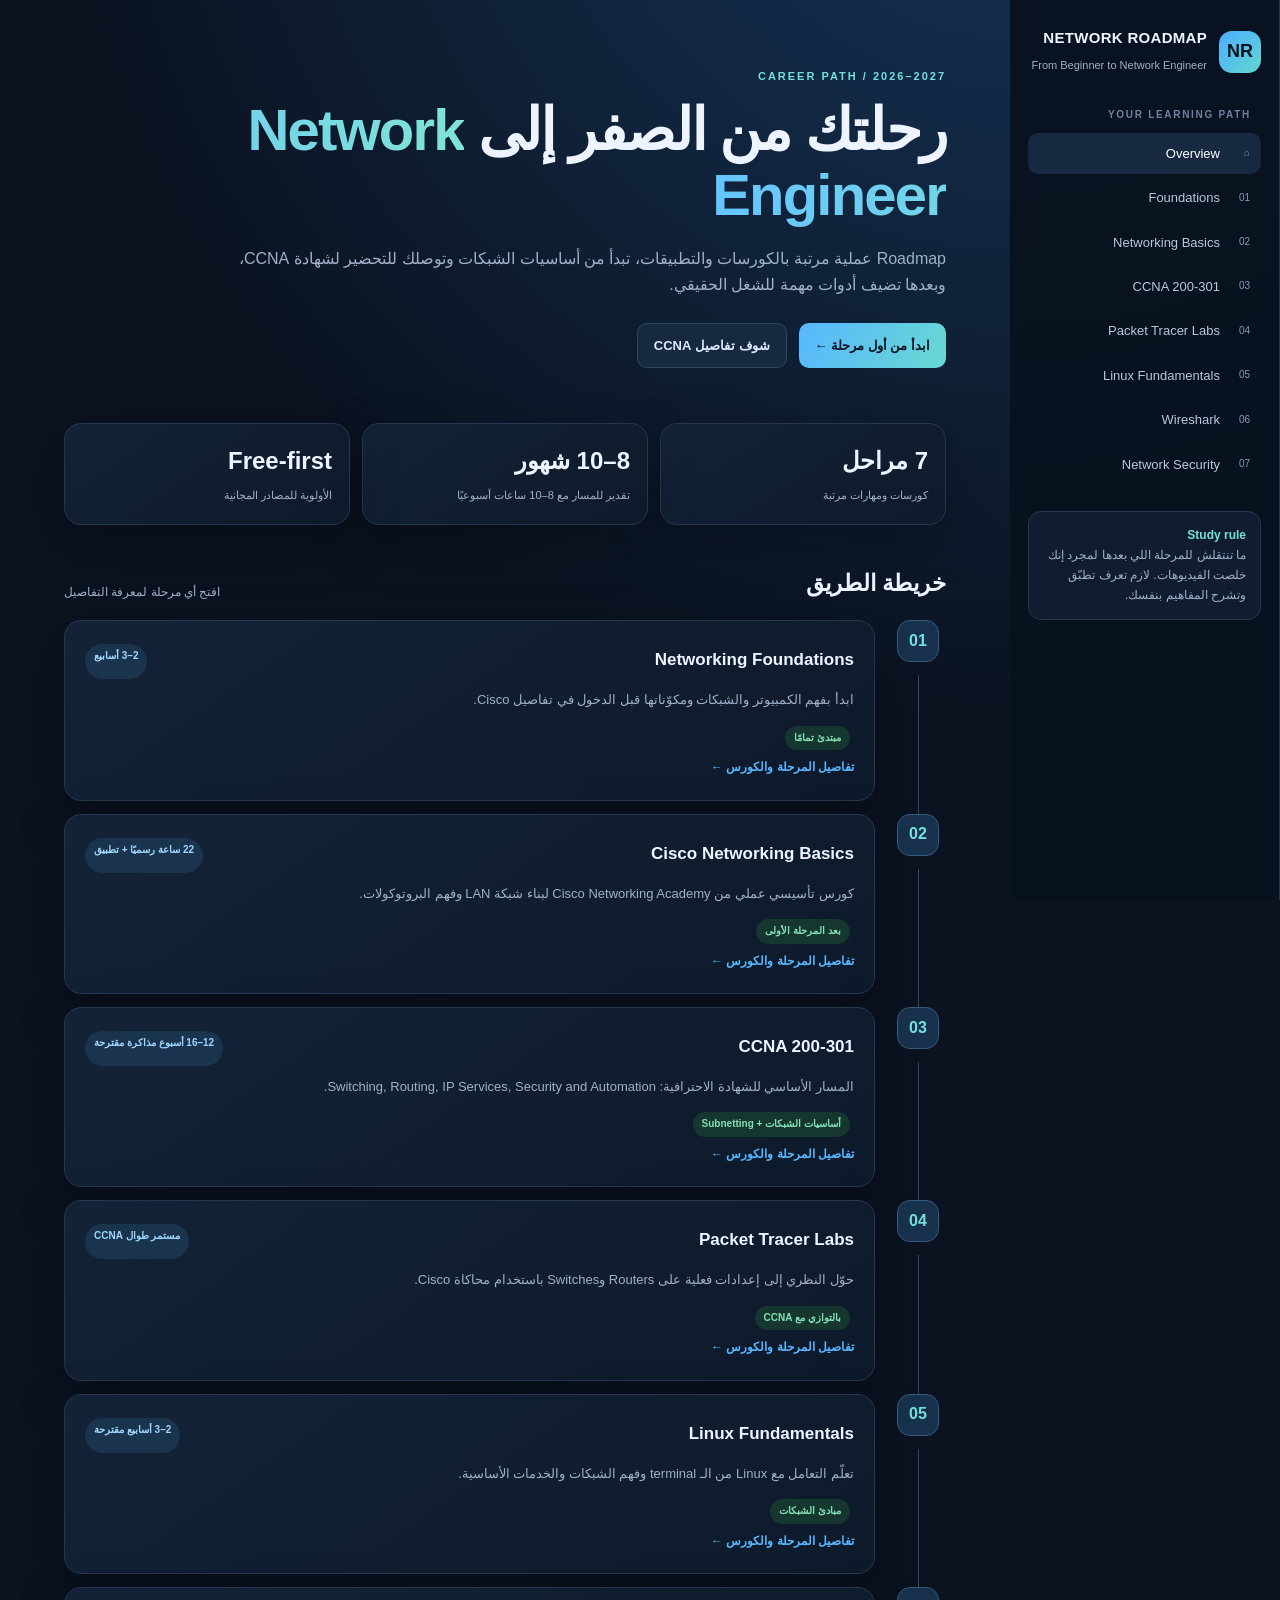
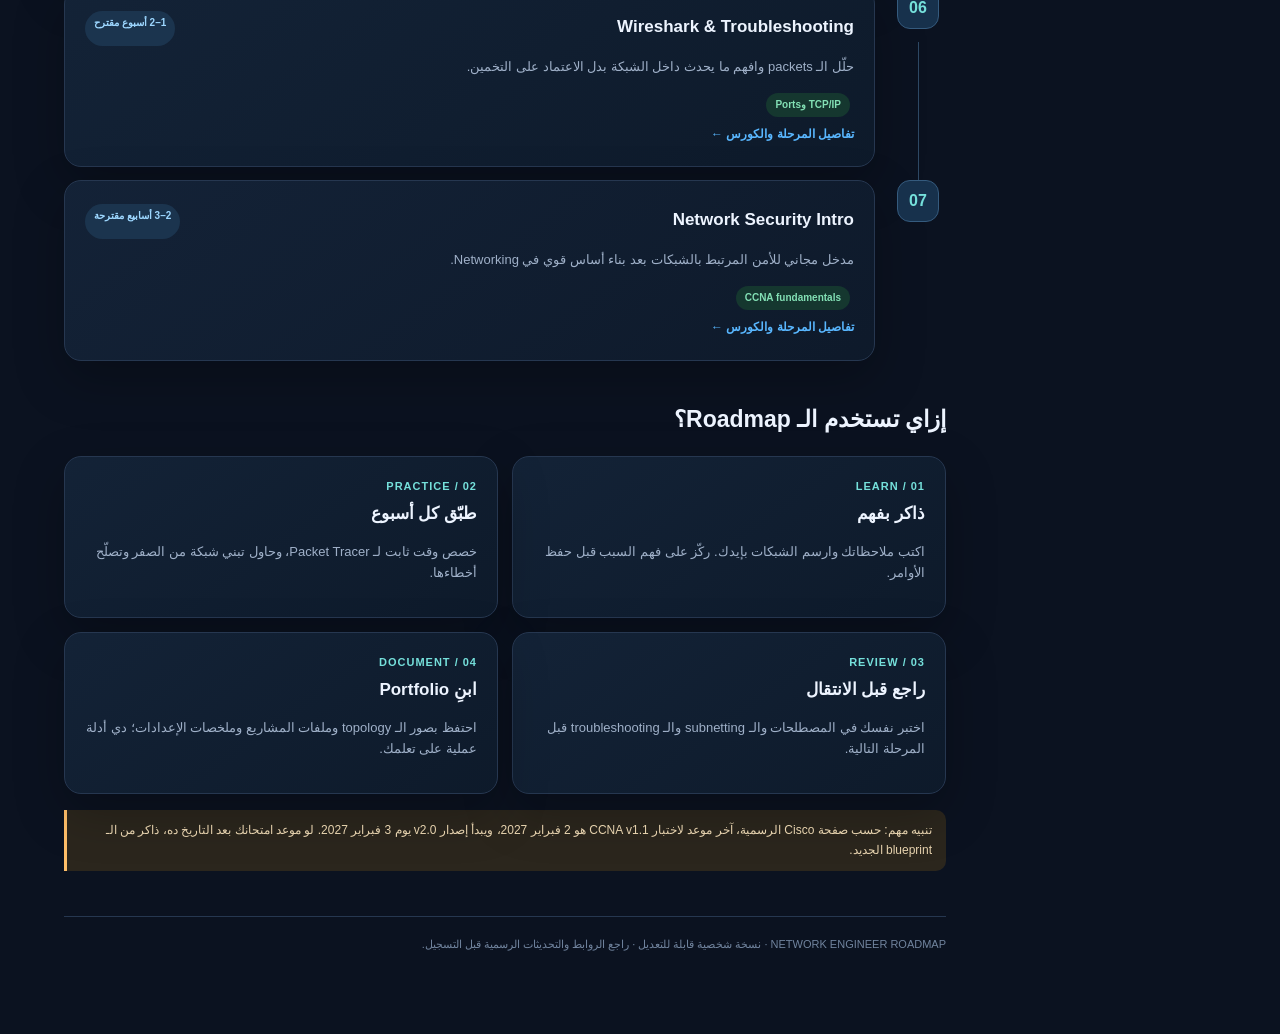
<file: index.html>
<!doctype html><html lang="ar" dir="rtl"><head><meta charset="utf-8"><meta name="viewport" content="width=device-width,initial-scale=1"><meta name="description" content="Network Engineer learning roadmap"><title>Network Engineer Roadmap</title><link rel="stylesheet" href="css/style.css"></head><body><div class="shell"><aside class="sidebar">
<div class="brand"><div class="brand-mark">NR</div><div><strong>NETWORK ROADMAP</strong><small>From Beginner to Network Engineer</small></div></div>
<div class="nav-label">YOUR LEARNING PATH</div><nav class="nav">
<a href="index.html"><span class="num">⌂</span> Overview</a>
<a href="foundation.html"><span class="num">01</span> Foundations</a>
<a href="networking-basics.html"><span class="num">02</span> Networking Basics</a>
<a href="ccna.html"><span class="num">03</span> CCNA 200-301</a>
<a href="packet-tracer.html"><span class="num">04</span> Packet Tracer Labs</a>
<a href="linux.html"><span class="num">05</span> Linux Fundamentals</a>
<a href="wireshark.html"><span class="num">06</span> Wireshark</a>
<a href="security.html"><span class="num">07</span> Network Security</a>
</nav>
<div class="side-note"><b>Study rule</b><br>ما تنتقلش للمرحلة اللي بعدها لمجرد إنك خلصت الفيديوهات. لازم تعرف تطبّق وتشرح المفاهيم بنفسك.</div>
</aside><main>
<div class="hero"><div class="eyebrow">CAREER PATH / 2026–2027</div><h1>رحلتك من الصفر إلى <span class="gradient">Network Engineer</span></h1><p>Roadmap عملية مرتبة بالكورسات والتطبيقات، تبدأ من أساسيات الشبكات وتوصلك للتحضير لشهادة CCNA، وبعدها تضيف أدوات مهمة للشغل الحقيقي.</p><div class="actions"><a class="btn" href="foundation.html">ابدأ من أول مرحلة ←</a><a class="btn secondary" href="ccna.html">شوف تفاصيل CCNA</a></div></div>
<div class="stats"><div class="stat"><b>7 مراحل</b><span>كورسات ومهارات مرتبة</span></div><div class="stat"><b>8–10 شهور</b><span>تقدير للمسار مع 8–10 ساعات أسبوعيًا</span></div><div class="stat"><b>Free-first</b><span>الأولوية للمصادر المجانية</span></div></div>
<div class="section-head"><h2>خريطة الطريق</h2><p>افتح أي مرحلة لمعرفة التفاصيل</p></div>
<div class="roadmap">
<div class="phase"><div class="phase-num"><span>01</span></div><div class="card phase-card"><div class="phase-top"><h3>Networking Foundations</h3><span class="tag">2–3 أسابيع</span></div><p>ابدأ بفهم الكمبيوتر والشبكات ومكوّناتها قبل الدخول في تفاصيل Cisco.</p><span class="tag green">مبتدئ تمامًا</span><div><a class="phase-link" href="foundation.html">تفاصيل المرحلة والكورس ←</a></div></div></div><div class="phase"><div class="phase-num"><span>02</span></div><div class="card phase-card"><div class="phase-top"><h3>Cisco Networking Basics</h3><span class="tag">22 ساعة رسميًا + تطبيق</span></div><p>كورس تأسيسي عملي من Cisco Networking Academy لبناء شبكة LAN وفهم البروتوكولات.</p><span class="tag green">بعد المرحلة الأولى</span><div><a class="phase-link" href="networking-basics.html">تفاصيل المرحلة والكورس ←</a></div></div></div><div class="phase"><div class="phase-num"><span>03</span></div><div class="card phase-card"><div class="phase-top"><h3>CCNA 200-301</h3><span class="tag">12–16 أسبوع مذاكرة مقترحة</span></div><p>المسار الأساسي للشهادة الاحترافية: Switching, Routing, IP Services, Security and Automation.</p><span class="tag green">أساسيات الشبكات + Subnetting</span><div><a class="phase-link" href="ccna.html">تفاصيل المرحلة والكورس ←</a></div></div></div><div class="phase"><div class="phase-num"><span>04</span></div><div class="card phase-card"><div class="phase-top"><h3>Packet Tracer Labs</h3><span class="tag">مستمر طوال CCNA</span></div><p>حوّل النظري إلى إعدادات فعلية على Routers وSwitches باستخدام محاكاة Cisco.</p><span class="tag green">بالتوازي مع CCNA</span><div><a class="phase-link" href="packet-tracer.html">تفاصيل المرحلة والكورس ←</a></div></div></div><div class="phase"><div class="phase-num"><span>05</span></div><div class="card phase-card"><div class="phase-top"><h3>Linux Fundamentals</h3><span class="tag">2–3 أسابيع مقترحة</span></div><p>تعلّم التعامل مع Linux من الـ terminal وفهم الشبكات والخدمات الأساسية.</p><span class="tag green">مبادئ الشبكات</span><div><a class="phase-link" href="linux.html">تفاصيل المرحلة والكورس ←</a></div></div></div><div class="phase"><div class="phase-num"><span>06</span></div><div class="card phase-card"><div class="phase-top"><h3>Wireshark & Troubleshooting</h3><span class="tag">1–2 أسبوع مقترح</span></div><p>حلّل الـ packets وافهم ما يحدث داخل الشبكة بدل الاعتماد على التخمين.</p><span class="tag green">TCP/IP وPorts</span><div><a class="phase-link" href="wireshark.html">تفاصيل المرحلة والكورس ←</a></div></div></div><div class="phase"><div class="phase-num"><span>07</span></div><div class="card phase-card"><div class="phase-top"><h3>Network Security Intro</h3><span class="tag">2–3 أسابيع مقترحة</span></div><p>مدخل مجاني للأمن المرتبط بالشبكات بعد بناء أساس قوي في Networking.</p><span class="tag green">CCNA fundamentals</span><div><a class="phase-link" href="security.html">تفاصيل المرحلة والكورس ←</a></div></div></div></div>
<div class="section-head"><h2>إزاي تستخدم الـ Roadmap؟</h2></div><div class="grid">
<div class="card"><div class="meta">01 / Learn</div><h3>ذاكر بفهم</h3><p>اكتب ملاحظاتك وارسم الشبكات بإيدك. ركّز على فهم السبب قبل حفظ الأوامر.</p></div>
<div class="card"><div class="meta">02 / Practice</div><h3>طبّق كل أسبوع</h3><p>خصص وقت ثابت لـ Packet Tracer، وحاول تبني شبكة من الصفر وتصلّح أخطاءها.</p></div>
<div class="card"><div class="meta">03 / Review</div><h3>راجع قبل الانتقال</h3><p>اختبر نفسك في المصطلحات والـ subnetting والـ troubleshooting قبل المرحلة التالية.</p></div>
<div class="card"><div class="meta">04 / Document</div><h3>ابنِ Portfolio</h3><p>احتفظ بصور الـ topology وملفات المشاريع وملخصات الإعدادات؛ دي أدلة عملية على تعلمك.</p></div>
</div>
<div class="notice">تنبيه مهم: حسب صفحة Cisco الرسمية، آخر موعد لاختبار CCNA v1.1 هو 2 فبراير 2027، ويبدأ إصدار v2.0 يوم 3 فبراير 2027. لو موعد امتحانك بعد التاريخ ده، ذاكر من الـ blueprint الجديد.</div>
<div class="footer">NETWORK ENGINEER ROADMAP · نسخة شخصية قابلة للتعديل · راجع الروابط والتحديثات الرسمية قبل التسجيل.</div></main></div><script src="js/app.js"></script></body></html>
</file>
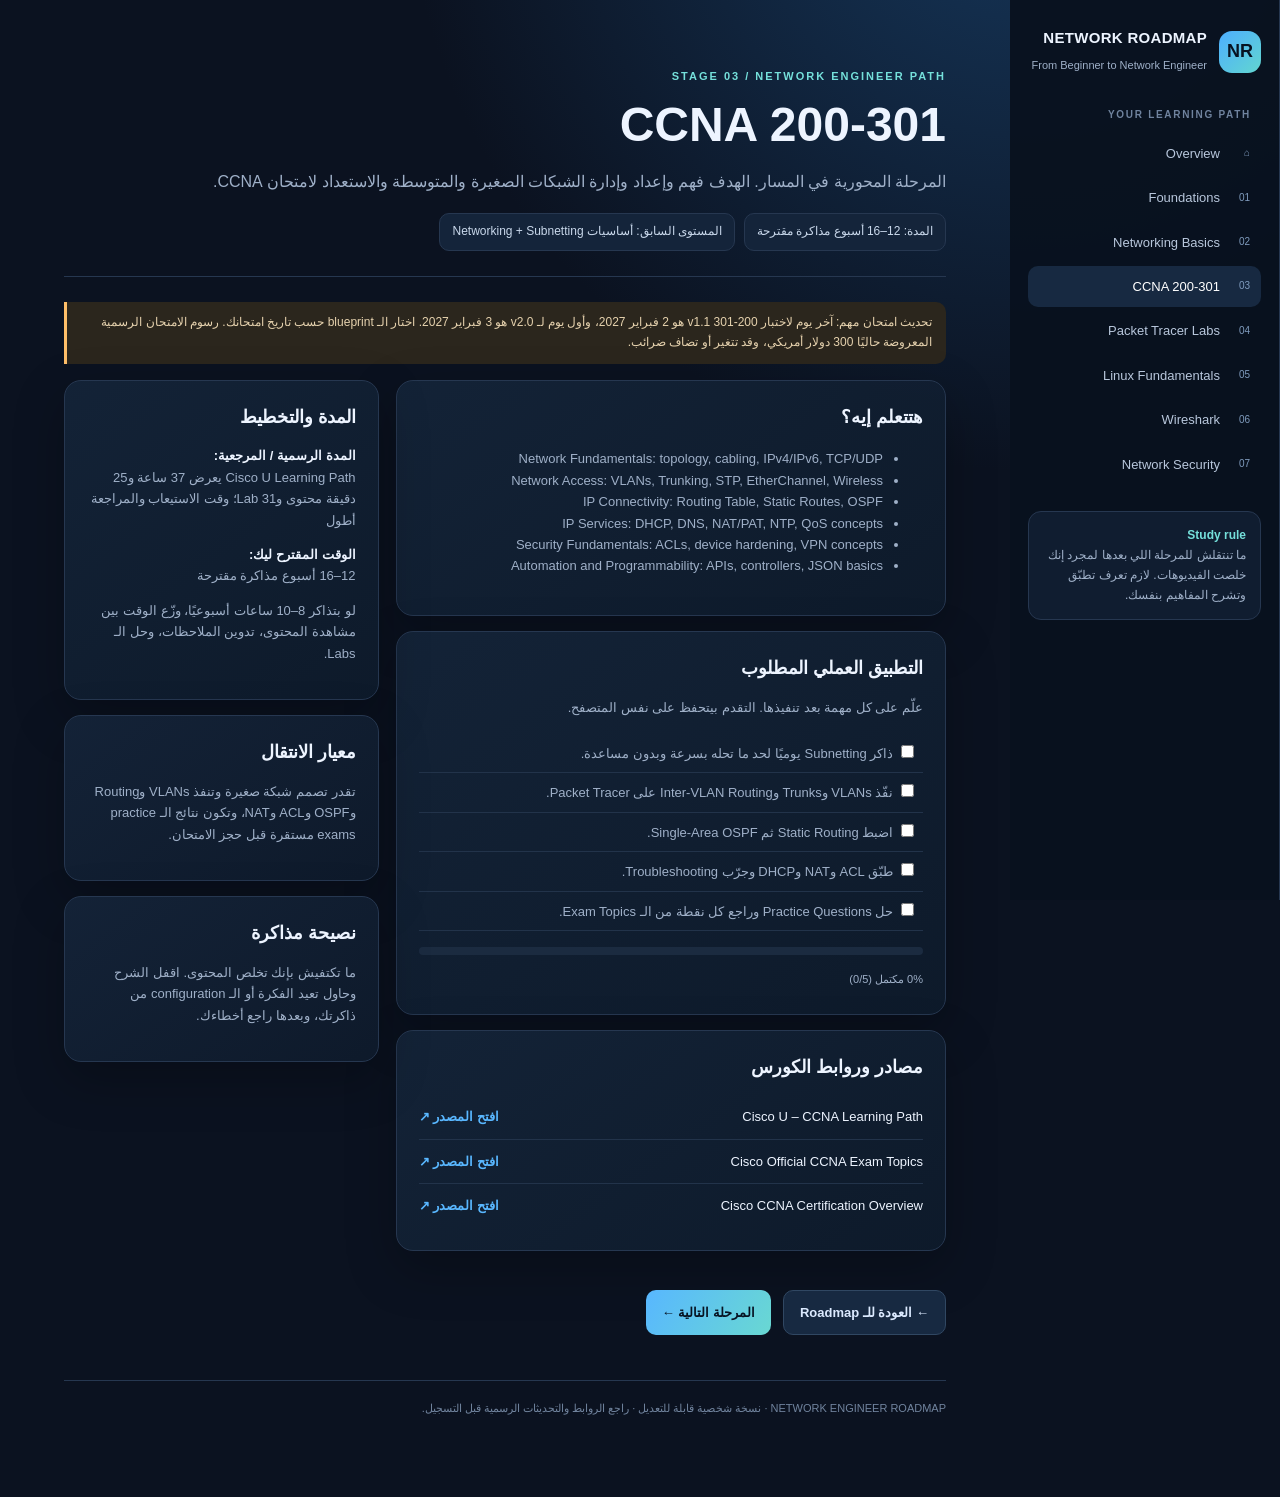
<file: ccna.html>
<!doctype html><html lang="ar" dir="rtl"><head><meta charset="utf-8"><meta name="viewport" content="width=device-width,initial-scale=1"><meta name="description" content="Network Engineer learning roadmap"><title>Network Engineer Roadmap</title><link rel="stylesheet" href="css/style.css"></head><body><div class="shell"><aside class="sidebar">
<div class="brand"><div class="brand-mark">NR</div><div><strong>NETWORK ROADMAP</strong><small>From Beginner to Network Engineer</small></div></div>
<div class="nav-label">YOUR LEARNING PATH</div><nav class="nav">
<a href="index.html"><span class="num">⌂</span> Overview</a>
<a href="foundation.html"><span class="num">01</span> Foundations</a>
<a href="networking-basics.html"><span class="num">02</span> Networking Basics</a>
<a href="ccna.html"><span class="num">03</span> CCNA 200-301</a>
<a href="packet-tracer.html"><span class="num">04</span> Packet Tracer Labs</a>
<a href="linux.html"><span class="num">05</span> Linux Fundamentals</a>
<a href="wireshark.html"><span class="num">06</span> Wireshark</a>
<a href="security.html"><span class="num">07</span> Network Security</a>
</nav>
<div class="side-note"><b>Study rule</b><br>ما تنتقلش للمرحلة اللي بعدها لمجرد إنك خلصت الفيديوهات. لازم تعرف تطبّق وتشرح المفاهيم بنفسك.</div>
</aside><main>
<div class="course-head"><div class="eyebrow">STAGE 03 / NETWORK ENGINEER PATH</div><h1>CCNA 200-301</h1><p>المرحلة المحورية في المسار. الهدف فهم وإعداد وإدارة الشبكات الصغيرة والمتوسطة والاستعداد لامتحان CCNA.</p><div class="course-meta"><span class="pill">المدة: 12–16 أسبوع مذاكرة مقترحة</span><span class="pill">المستوى السابق: أساسيات Networking + Subnetting</span></div></div>
<div class='notice'>تحديث امتحان مهم: آخر يوم لاختبار 200-301 v1.1 هو 2 فبراير 2027، وأول يوم لـ v2.0 هو 3 فبراير 2027. اختار الـ blueprint حسب تاريخ امتحانك. رسوم الامتحان الرسمية المعروضة حاليًا 300 دولار أمريكي، وقد تتغير أو تضاف ضرائب.</div>
<div class="content-grid"><div>
<section class="panel"><h2>هتتعلم إيه؟</h2><ul><li>Network Fundamentals: topology, cabling, IPv4/IPv6, TCP/UDP</li><li>Network Access: VLANs, Trunking, STP, EtherChannel, Wireless</li><li>IP Connectivity: Routing Table, Static Routes, OSPF</li><li>IP Services: DHCP, DNS, NAT/PAT, NTP, QoS concepts</li><li>Security Fundamentals: ACLs, device hardening, VPN concepts</li><li>Automation and Programmability: APIs, controllers, JSON basics</li></ul></section>
<section class="panel"><h2>التطبيق العملي المطلوب</h2><p>علّم على كل مهمة بعد تنفيذها. التقدم بيتحفظ على نفس المتصفح.</p><ul class="checklist"><li><label><input type='checkbox' class='task-check'> ذاكر Subnetting يوميًا لحد ما تحله بسرعة وبدون مساعدة.</label></li><li><label><input type='checkbox' class='task-check'> نفّذ VLANs وTrunks وInter-VLAN Routing على Packet Tracer.</label></li><li><label><input type='checkbox' class='task-check'> اضبط Static Routing ثم Single-Area OSPF.</label></li><li><label><input type='checkbox' class='task-check'> طبّق ACL وNAT وDHCP وجرّب Troubleshooting.</label></li><li><label><input type='checkbox' class='task-check'> حل Practice Questions وراجع كل نقطة من الـ Exam Topics.</label></li></ul><div class="progress-wrap"><div class="progress-bar"></div></div><small class="progress-label" style="color:#9fb0c8;font-size:11px">0% مكتمل</small></section>
<section class="panel"><h2>مصادر وروابط الكورس</h2><div class='resource'><span>Cisco U – CCNA Learning Path</span><a href='https://u.cisco.com/certifications/ccna' target='_blank' rel='noopener'>افتح المصدر ↗</a></div><div class='resource'><span>Cisco Official CCNA Exam Topics</span><a href='https://learningnetwork.cisco.com/s/ccna-exam-topics' target='_blank' rel='noopener'>افتح المصدر ↗</a></div><div class='resource'><span>Cisco CCNA Certification Overview</span><a href='https://www.cisco.com/site/us/en/learn/training-certifications/exams/ccna.html' target='_blank' rel='noopener'>افتح المصدر ↗</a></div></section>
</div><div>
<section class="panel"><h2>المدة والتخطيط</h2><p><b style="color:#edf4ff">المدة الرسمية / المرجعية:</b><br>Cisco U Learning Path يعرض 37 ساعة و25 دقيقة محتوى و31 Lab؛ وقت الاستيعاب والمراجعة أطول</p><p><b style="color:#edf4ff">الوقت المقترح ليك:</b><br>12–16 أسبوع مذاكرة مقترحة</p><p>لو بتذاكر 8–10 ساعات أسبوعيًا، وزّع الوقت بين مشاهدة المحتوى، تدوين الملاحظات، وحل الـ Labs.</p></section>
<section class="panel"><h2>معيار الانتقال</h2><p>تقدر تصمم شبكة صغيرة وتنفذ VLANs وRouting وOSPF وACL وNAT، وتكون نتائج الـ practice exams مستقرة قبل حجز الامتحان.</p></section>
<section class="panel"><h2>نصيحة مذاكرة</h2><p>ما تكتفيش بإنك تخلص المحتوى. اقفل الشرح وحاول تعيد الفكرة أو الـ configuration من ذاكرتك، وبعدها راجع أخطاءك.</p></section>
</div></div>
<div class="actions"><a class="btn secondary" href="index.html">← العودة للـ Roadmap</a><a class="btn" href="packet-tracer.html">المرحلة التالية ←</a></div>
<div class="footer">NETWORK ENGINEER ROADMAP · نسخة شخصية قابلة للتعديل · راجع الروابط والتحديثات الرسمية قبل التسجيل.</div></main></div><script src="js/app.js"></script></body></html>
</file>
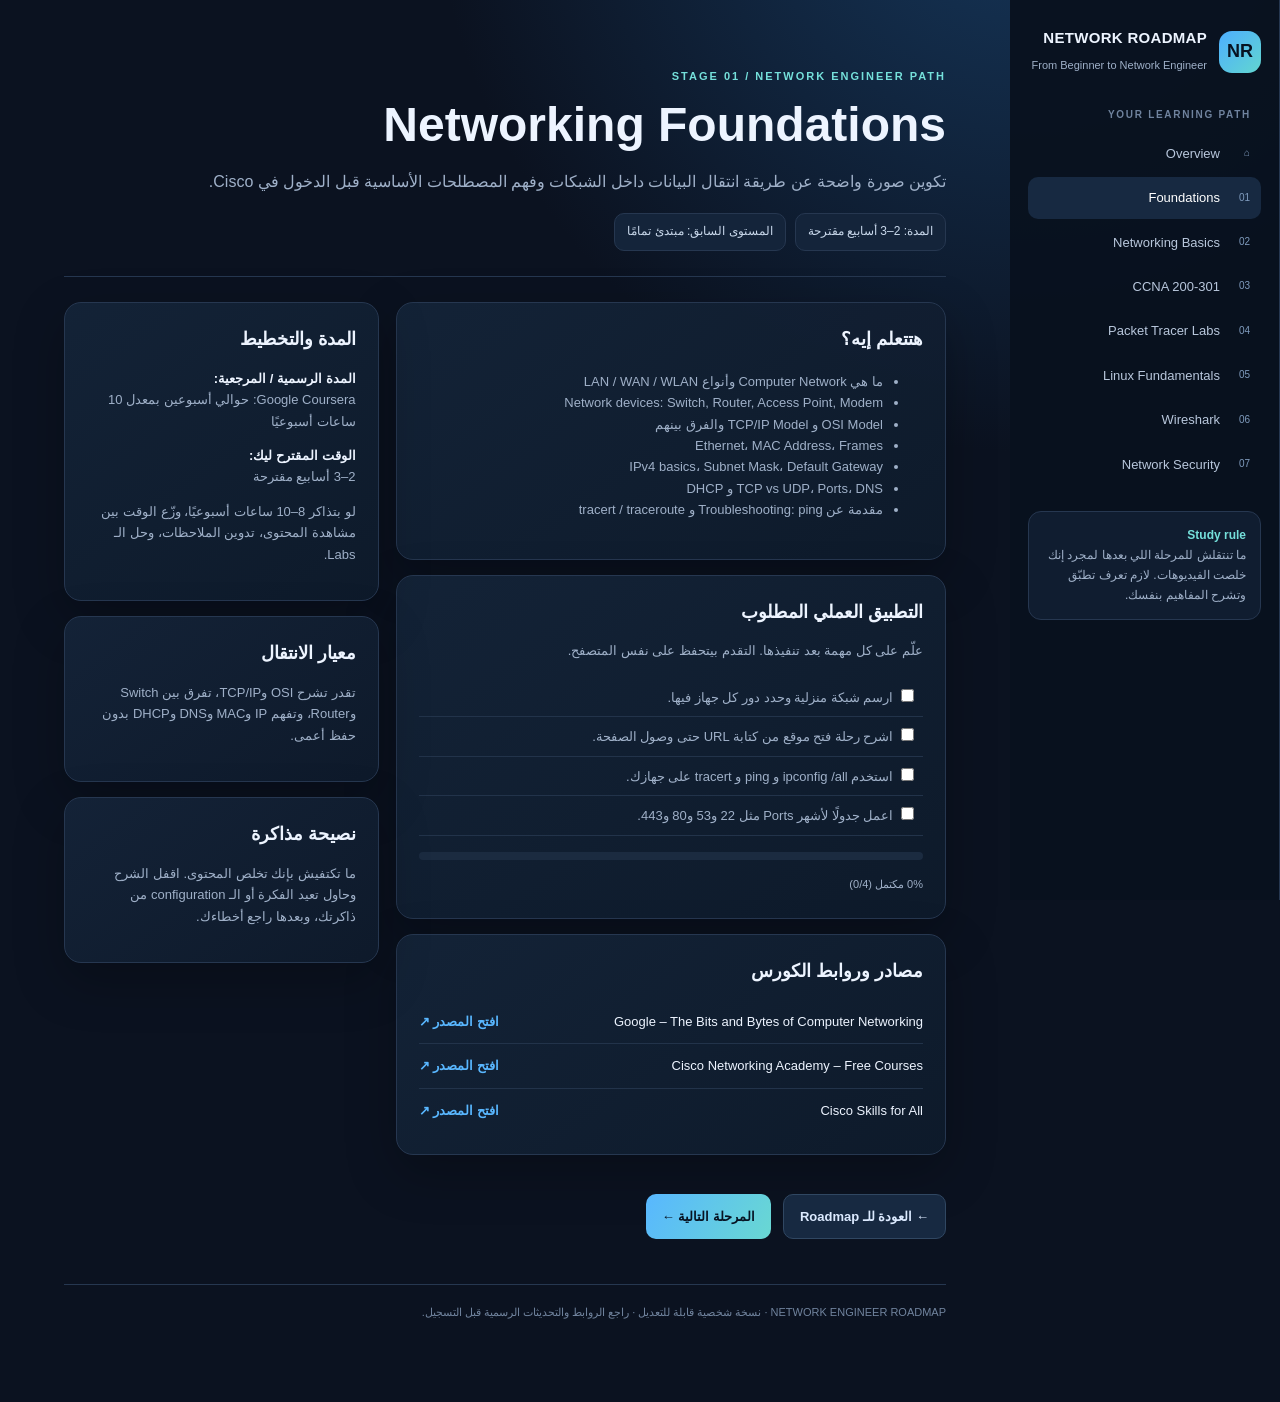
<file: foundation.html>
<!doctype html><html lang="ar" dir="rtl"><head><meta charset="utf-8"><meta name="viewport" content="width=device-width,initial-scale=1"><meta name="description" content="Network Engineer learning roadmap"><title>Network Engineer Roadmap</title><link rel="stylesheet" href="css/style.css"></head><body><div class="shell"><aside class="sidebar">
<div class="brand"><div class="brand-mark">NR</div><div><strong>NETWORK ROADMAP</strong><small>From Beginner to Network Engineer</small></div></div>
<div class="nav-label">YOUR LEARNING PATH</div><nav class="nav">
<a href="index.html"><span class="num">⌂</span> Overview</a>
<a href="foundation.html"><span class="num">01</span> Foundations</a>
<a href="networking-basics.html"><span class="num">02</span> Networking Basics</a>
<a href="ccna.html"><span class="num">03</span> CCNA 200-301</a>
<a href="packet-tracer.html"><span class="num">04</span> Packet Tracer Labs</a>
<a href="linux.html"><span class="num">05</span> Linux Fundamentals</a>
<a href="wireshark.html"><span class="num">06</span> Wireshark</a>
<a href="security.html"><span class="num">07</span> Network Security</a>
</nav>
<div class="side-note"><b>Study rule</b><br>ما تنتقلش للمرحلة اللي بعدها لمجرد إنك خلصت الفيديوهات. لازم تعرف تطبّق وتشرح المفاهيم بنفسك.</div>
</aside><main>
<div class="course-head"><div class="eyebrow">STAGE 01 / NETWORK ENGINEER PATH</div><h1>Networking Foundations</h1><p>تكوين صورة واضحة عن طريقة انتقال البيانات داخل الشبكات وفهم المصطلحات الأساسية قبل الدخول في Cisco.</p><div class="course-meta"><span class="pill">المدة: 2–3 أسابيع مقترحة</span><span class="pill">المستوى السابق: مبتدئ تمامًا</span></div></div>

<div class="content-grid"><div>
<section class="panel"><h2>هتتعلم إيه؟</h2><ul><li>ما هي Computer Network وأنواع LAN / WAN / WLAN</li><li>Network devices: Switch, Router, Access Point, Modem</li><li>OSI Model و TCP/IP Model والفرق بينهم</li><li>Ethernet، MAC Address، Frames</li><li>IPv4 basics، Subnet Mask، Default Gateway</li><li>TCP vs UDP، Ports، DNS و DHCP</li><li>مقدمة عن Troubleshooting: ping و tracert / traceroute</li></ul></section>
<section class="panel"><h2>التطبيق العملي المطلوب</h2><p>علّم على كل مهمة بعد تنفيذها. التقدم بيتحفظ على نفس المتصفح.</p><ul class="checklist"><li><label><input type='checkbox' class='task-check'> ارسم شبكة منزلية وحدد دور كل جهاز فيها.</label></li><li><label><input type='checkbox' class='task-check'> اشرح رحلة فتح موقع من كتابة URL حتى وصول الصفحة.</label></li><li><label><input type='checkbox' class='task-check'> استخدم ipconfig /all و ping و tracert على جهازك.</label></li><li><label><input type='checkbox' class='task-check'> اعمل جدولًا لأشهر Ports مثل 22 و53 و80 و443.</label></li></ul><div class="progress-wrap"><div class="progress-bar"></div></div><small class="progress-label" style="color:#9fb0c8;font-size:11px">0% مكتمل</small></section>
<section class="panel"><h2>مصادر وروابط الكورس</h2><div class='resource'><span>Google – The Bits and Bytes of Computer Networking</span><a href='https://www.coursera.org/learn/computer-networking' target='_blank' rel='noopener'>افتح المصدر ↗</a></div><div class='resource'><span>Cisco Networking Academy – Free Courses</span><a href='https://www.netacad.com/' target='_blank' rel='noopener'>افتح المصدر ↗</a></div><div class='resource'><span>Cisco Skills for All</span><a href='https://skillsforall.com/' target='_blank' rel='noopener'>افتح المصدر ↗</a></div></section>
</div><div>
<section class="panel"><h2>المدة والتخطيط</h2><p><b style="color:#edf4ff">المدة الرسمية / المرجعية:</b><br>Google Coursera: حوالي أسبوعين بمعدل 10 ساعات أسبوعيًا</p><p><b style="color:#edf4ff">الوقت المقترح ليك:</b><br>2–3 أسابيع مقترحة</p><p>لو بتذاكر 8–10 ساعات أسبوعيًا، وزّع الوقت بين مشاهدة المحتوى، تدوين الملاحظات، وحل الـ Labs.</p></section>
<section class="panel"><h2>معيار الانتقال</h2><p>تقدر تشرح OSI وTCP/IP، تفرق بين Switch وRouter، وتفهم IP وMAC وDNS وDHCP بدون حفظ أعمى.</p></section>
<section class="panel"><h2>نصيحة مذاكرة</h2><p>ما تكتفيش بإنك تخلص المحتوى. اقفل الشرح وحاول تعيد الفكرة أو الـ configuration من ذاكرتك، وبعدها راجع أخطاءك.</p></section>
</div></div>
<div class="actions"><a class="btn secondary" href="index.html">← العودة للـ Roadmap</a><a class="btn" href="networking-basics.html">المرحلة التالية ←</a></div>
<div class="footer">NETWORK ENGINEER ROADMAP · نسخة شخصية قابلة للتعديل · راجع الروابط والتحديثات الرسمية قبل التسجيل.</div></main></div><script src="js/app.js"></script></body></html>
</file>
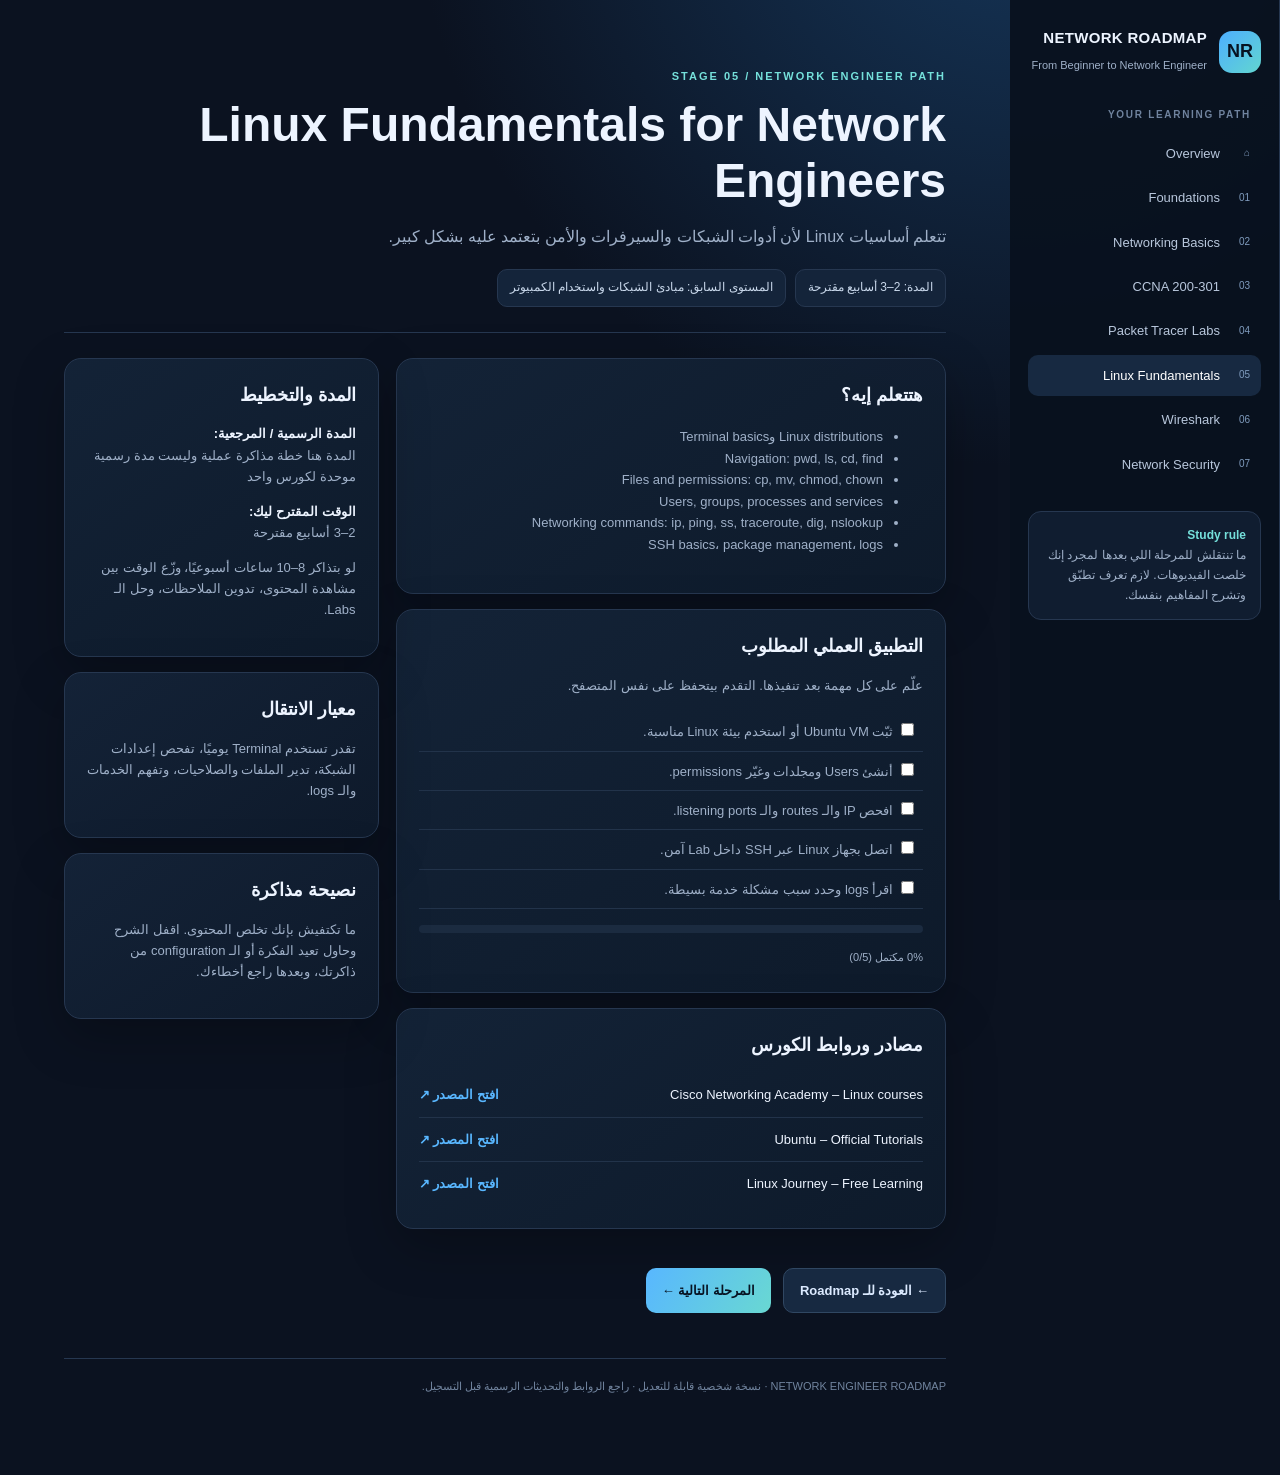
<file: linux.html>
<!doctype html><html lang="ar" dir="rtl"><head><meta charset="utf-8"><meta name="viewport" content="width=device-width,initial-scale=1"><meta name="description" content="Network Engineer learning roadmap"><title>Network Engineer Roadmap</title><link rel="stylesheet" href="css/style.css"></head><body><div class="shell"><aside class="sidebar">
<div class="brand"><div class="brand-mark">NR</div><div><strong>NETWORK ROADMAP</strong><small>From Beginner to Network Engineer</small></div></div>
<div class="nav-label">YOUR LEARNING PATH</div><nav class="nav">
<a href="index.html"><span class="num">⌂</span> Overview</a>
<a href="foundation.html"><span class="num">01</span> Foundations</a>
<a href="networking-basics.html"><span class="num">02</span> Networking Basics</a>
<a href="ccna.html"><span class="num">03</span> CCNA 200-301</a>
<a href="packet-tracer.html"><span class="num">04</span> Packet Tracer Labs</a>
<a href="linux.html"><span class="num">05</span> Linux Fundamentals</a>
<a href="wireshark.html"><span class="num">06</span> Wireshark</a>
<a href="security.html"><span class="num">07</span> Network Security</a>
</nav>
<div class="side-note"><b>Study rule</b><br>ما تنتقلش للمرحلة اللي بعدها لمجرد إنك خلصت الفيديوهات. لازم تعرف تطبّق وتشرح المفاهيم بنفسك.</div>
</aside><main>
<div class="course-head"><div class="eyebrow">STAGE 05 / NETWORK ENGINEER PATH</div><h1>Linux Fundamentals for Network Engineers</h1><p>تتعلم أساسيات Linux لأن أدوات الشبكات والسيرفرات والأمن بتعتمد عليه بشكل كبير.</p><div class="course-meta"><span class="pill">المدة: 2–3 أسابيع مقترحة</span><span class="pill">المستوى السابق: مبادئ الشبكات واستخدام الكمبيوتر</span></div></div>

<div class="content-grid"><div>
<section class="panel"><h2>هتتعلم إيه؟</h2><ul><li>Linux distributions وTerminal basics</li><li>Navigation: pwd, ls, cd, find</li><li>Files and permissions: cp, mv, chmod, chown</li><li>Users, groups, processes and services</li><li>Networking commands: ip, ping, ss, traceroute, dig, nslookup</li><li>SSH basics، package management، logs</li></ul></section>
<section class="panel"><h2>التطبيق العملي المطلوب</h2><p>علّم على كل مهمة بعد تنفيذها. التقدم بيتحفظ على نفس المتصفح.</p><ul class="checklist"><li><label><input type='checkbox' class='task-check'> ثبّت Ubuntu VM أو استخدم بيئة Linux مناسبة.</label></li><li><label><input type='checkbox' class='task-check'> أنشئ Users ومجلدات وغيّر permissions.</label></li><li><label><input type='checkbox' class='task-check'> افحص IP والـ routes والـ listening ports.</label></li><li><label><input type='checkbox' class='task-check'> اتصل بجهاز Linux عبر SSH داخل Lab آمن.</label></li><li><label><input type='checkbox' class='task-check'> اقرأ logs وحدد سبب مشكلة خدمة بسيطة.</label></li></ul><div class="progress-wrap"><div class="progress-bar"></div></div><small class="progress-label" style="color:#9fb0c8;font-size:11px">0% مكتمل</small></section>
<section class="panel"><h2>مصادر وروابط الكورس</h2><div class='resource'><span>Cisco Networking Academy – Linux courses</span><a href='https://www.netacad.com/' target='_blank' rel='noopener'>افتح المصدر ↗</a></div><div class='resource'><span>Ubuntu – Official Tutorials</span><a href='https://ubuntu.com/tutorials' target='_blank' rel='noopener'>افتح المصدر ↗</a></div><div class='resource'><span>Linux Journey – Free Learning</span><a href='https://linuxjourney.com/' target='_blank' rel='noopener'>افتح المصدر ↗</a></div></section>
</div><div>
<section class="panel"><h2>المدة والتخطيط</h2><p><b style="color:#edf4ff">المدة الرسمية / المرجعية:</b><br>المدة هنا خطة مذاكرة عملية وليست مدة رسمية موحدة لكورس واحد</p><p><b style="color:#edf4ff">الوقت المقترح ليك:</b><br>2–3 أسابيع مقترحة</p><p>لو بتذاكر 8–10 ساعات أسبوعيًا، وزّع الوقت بين مشاهدة المحتوى، تدوين الملاحظات، وحل الـ Labs.</p></section>
<section class="panel"><h2>معيار الانتقال</h2><p>تقدر تستخدم Terminal يوميًا، تفحص إعدادات الشبكة، تدير الملفات والصلاحيات، وتفهم الخدمات والـ logs.</p></section>
<section class="panel"><h2>نصيحة مذاكرة</h2><p>ما تكتفيش بإنك تخلص المحتوى. اقفل الشرح وحاول تعيد الفكرة أو الـ configuration من ذاكرتك، وبعدها راجع أخطاءك.</p></section>
</div></div>
<div class="actions"><a class="btn secondary" href="index.html">← العودة للـ Roadmap</a><a class="btn" href="wireshark.html">المرحلة التالية ←</a></div>
<div class="footer">NETWORK ENGINEER ROADMAP · نسخة شخصية قابلة للتعديل · راجع الروابط والتحديثات الرسمية قبل التسجيل.</div></main></div><script src="js/app.js"></script></body></html>
</file>
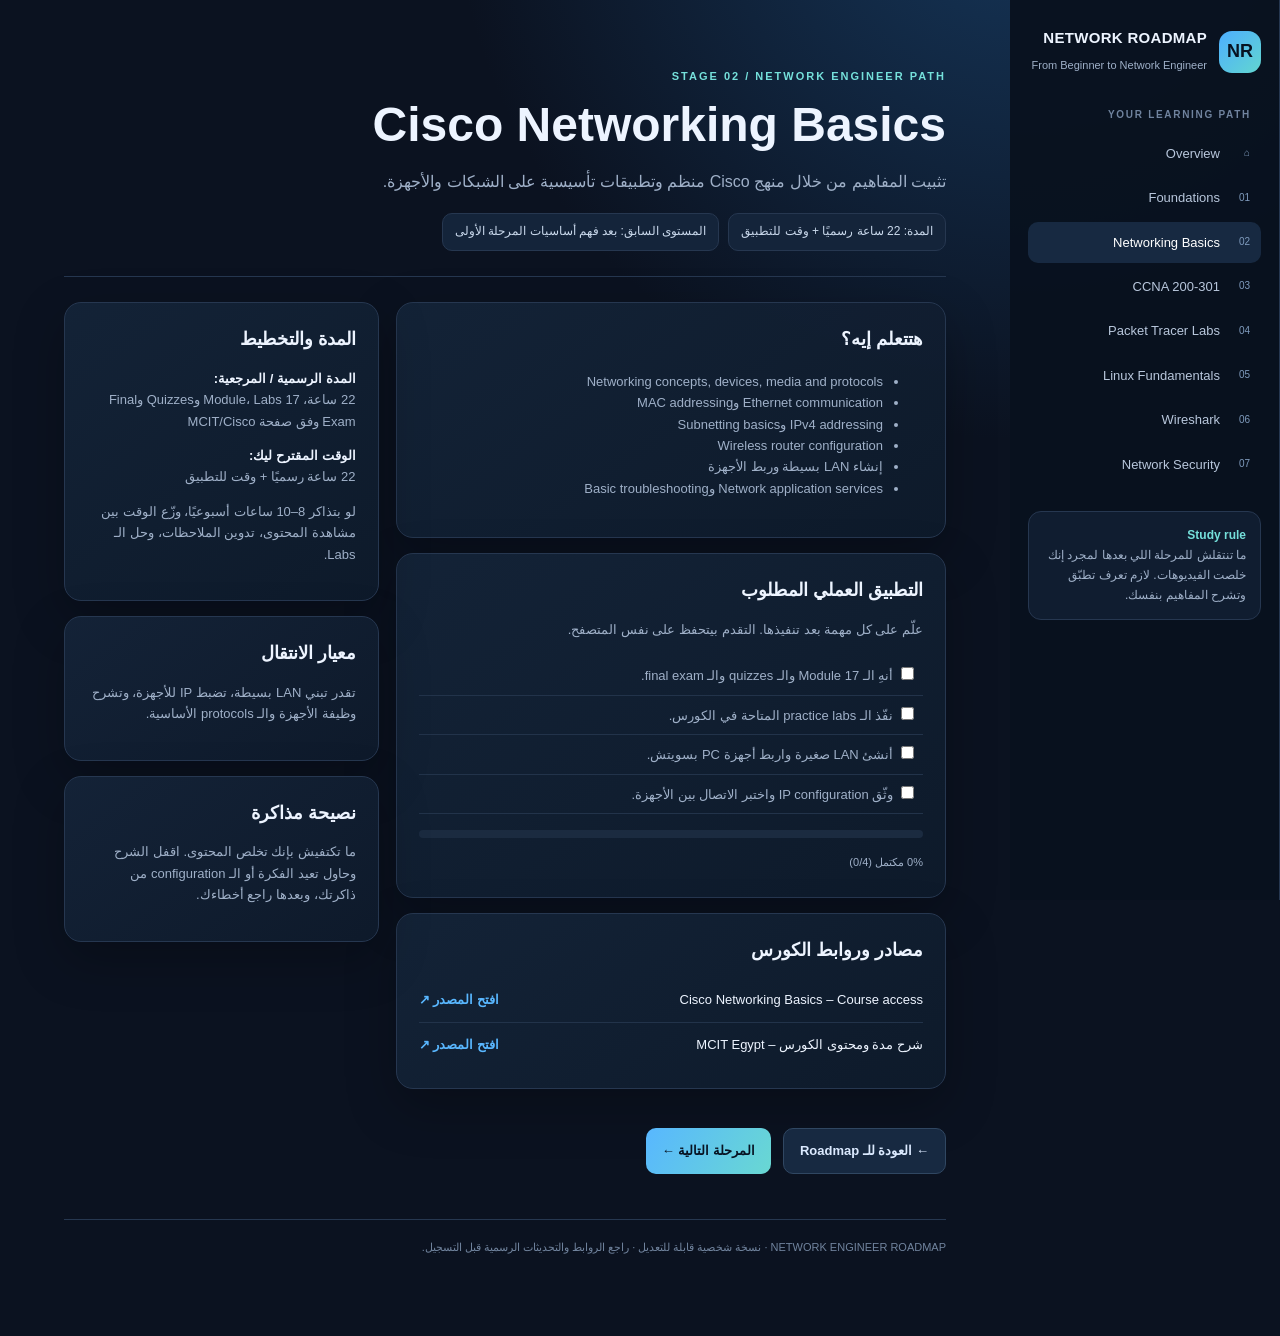
<file: networking-basics.html>
<!doctype html><html lang="ar" dir="rtl"><head><meta charset="utf-8"><meta name="viewport" content="width=device-width,initial-scale=1"><meta name="description" content="Network Engineer learning roadmap"><title>Network Engineer Roadmap</title><link rel="stylesheet" href="css/style.css"></head><body><div class="shell"><aside class="sidebar">
<div class="brand"><div class="brand-mark">NR</div><div><strong>NETWORK ROADMAP</strong><small>From Beginner to Network Engineer</small></div></div>
<div class="nav-label">YOUR LEARNING PATH</div><nav class="nav">
<a href="index.html"><span class="num">⌂</span> Overview</a>
<a href="foundation.html"><span class="num">01</span> Foundations</a>
<a href="networking-basics.html"><span class="num">02</span> Networking Basics</a>
<a href="ccna.html"><span class="num">03</span> CCNA 200-301</a>
<a href="packet-tracer.html"><span class="num">04</span> Packet Tracer Labs</a>
<a href="linux.html"><span class="num">05</span> Linux Fundamentals</a>
<a href="wireshark.html"><span class="num">06</span> Wireshark</a>
<a href="security.html"><span class="num">07</span> Network Security</a>
</nav>
<div class="side-note"><b>Study rule</b><br>ما تنتقلش للمرحلة اللي بعدها لمجرد إنك خلصت الفيديوهات. لازم تعرف تطبّق وتشرح المفاهيم بنفسك.</div>
</aside><main>
<div class="course-head"><div class="eyebrow">STAGE 02 / NETWORK ENGINEER PATH</div><h1>Cisco Networking Basics</h1><p>تثبيت المفاهيم من خلال منهج Cisco منظم وتطبيقات تأسيسية على الشبكات والأجهزة.</p><div class="course-meta"><span class="pill">المدة: 22 ساعة رسميًا + وقت للتطبيق</span><span class="pill">المستوى السابق: بعد فهم أساسيات المرحلة الأولى</span></div></div>

<div class="content-grid"><div>
<section class="panel"><h2>هتتعلم إيه؟</h2><ul><li>Networking concepts, devices, media and protocols</li><li>Ethernet communication وMAC addressing</li><li>IPv4 addressing وSubnetting basics</li><li>Wireless router configuration</li><li>إنشاء LAN بسيطة وربط الأجهزة</li><li>Network application services وBasic troubleshooting</li></ul></section>
<section class="panel"><h2>التطبيق العملي المطلوب</h2><p>علّم على كل مهمة بعد تنفيذها. التقدم بيتحفظ على نفس المتصفح.</p><ul class="checklist"><li><label><input type='checkbox' class='task-check'> أنهِ الـ 17 Module والـ quizzes والـ final exam.</label></li><li><label><input type='checkbox' class='task-check'> نفّذ الـ practice labs المتاحة في الكورس.</label></li><li><label><input type='checkbox' class='task-check'> أنشئ LAN صغيرة واربط أجهزة PC بسويتش.</label></li><li><label><input type='checkbox' class='task-check'> وثّق IP configuration واختبر الاتصال بين الأجهزة.</label></li></ul><div class="progress-wrap"><div class="progress-bar"></div></div><small class="progress-label" style="color:#9fb0c8;font-size:11px">0% مكتمل</small></section>
<section class="panel"><h2>مصادر وروابط الكورس</h2><div class='resource'><span>Cisco Networking Basics – Course access</span><a href='https://www.netacad.com/' target='_blank' rel='noopener'>افتح المصدر ↗</a></div><div class='resource'><span>شرح مدة ومحتوى الكورس – MCIT Egypt</span><a href='https://mcit.gov.eg/en/Human_Capacity/ELCC/Networking_Basics' target='_blank' rel='noopener'>افتح المصدر ↗</a></div></section>
</div><div>
<section class="panel"><h2>المدة والتخطيط</h2><p><b style="color:#edf4ff">المدة الرسمية / المرجعية:</b><br>22 ساعة، 17 Module، Labs وQuizzes وFinal Exam وفق صفحة MCIT/Cisco</p><p><b style="color:#edf4ff">الوقت المقترح ليك:</b><br>22 ساعة رسميًا + وقت للتطبيق</p><p>لو بتذاكر 8–10 ساعات أسبوعيًا، وزّع الوقت بين مشاهدة المحتوى، تدوين الملاحظات، وحل الـ Labs.</p></section>
<section class="panel"><h2>معيار الانتقال</h2><p>تقدر تبني LAN بسيطة، تضبط IP للأجهزة، وتشرح وظيفة الأجهزة والـ protocols الأساسية.</p></section>
<section class="panel"><h2>نصيحة مذاكرة</h2><p>ما تكتفيش بإنك تخلص المحتوى. اقفل الشرح وحاول تعيد الفكرة أو الـ configuration من ذاكرتك، وبعدها راجع أخطاءك.</p></section>
</div></div>
<div class="actions"><a class="btn secondary" href="index.html">← العودة للـ Roadmap</a><a class="btn" href="ccna.html">المرحلة التالية ←</a></div>
<div class="footer">NETWORK ENGINEER ROADMAP · نسخة شخصية قابلة للتعديل · راجع الروابط والتحديثات الرسمية قبل التسجيل.</div></main></div><script src="js/app.js"></script></body></html>
</file>
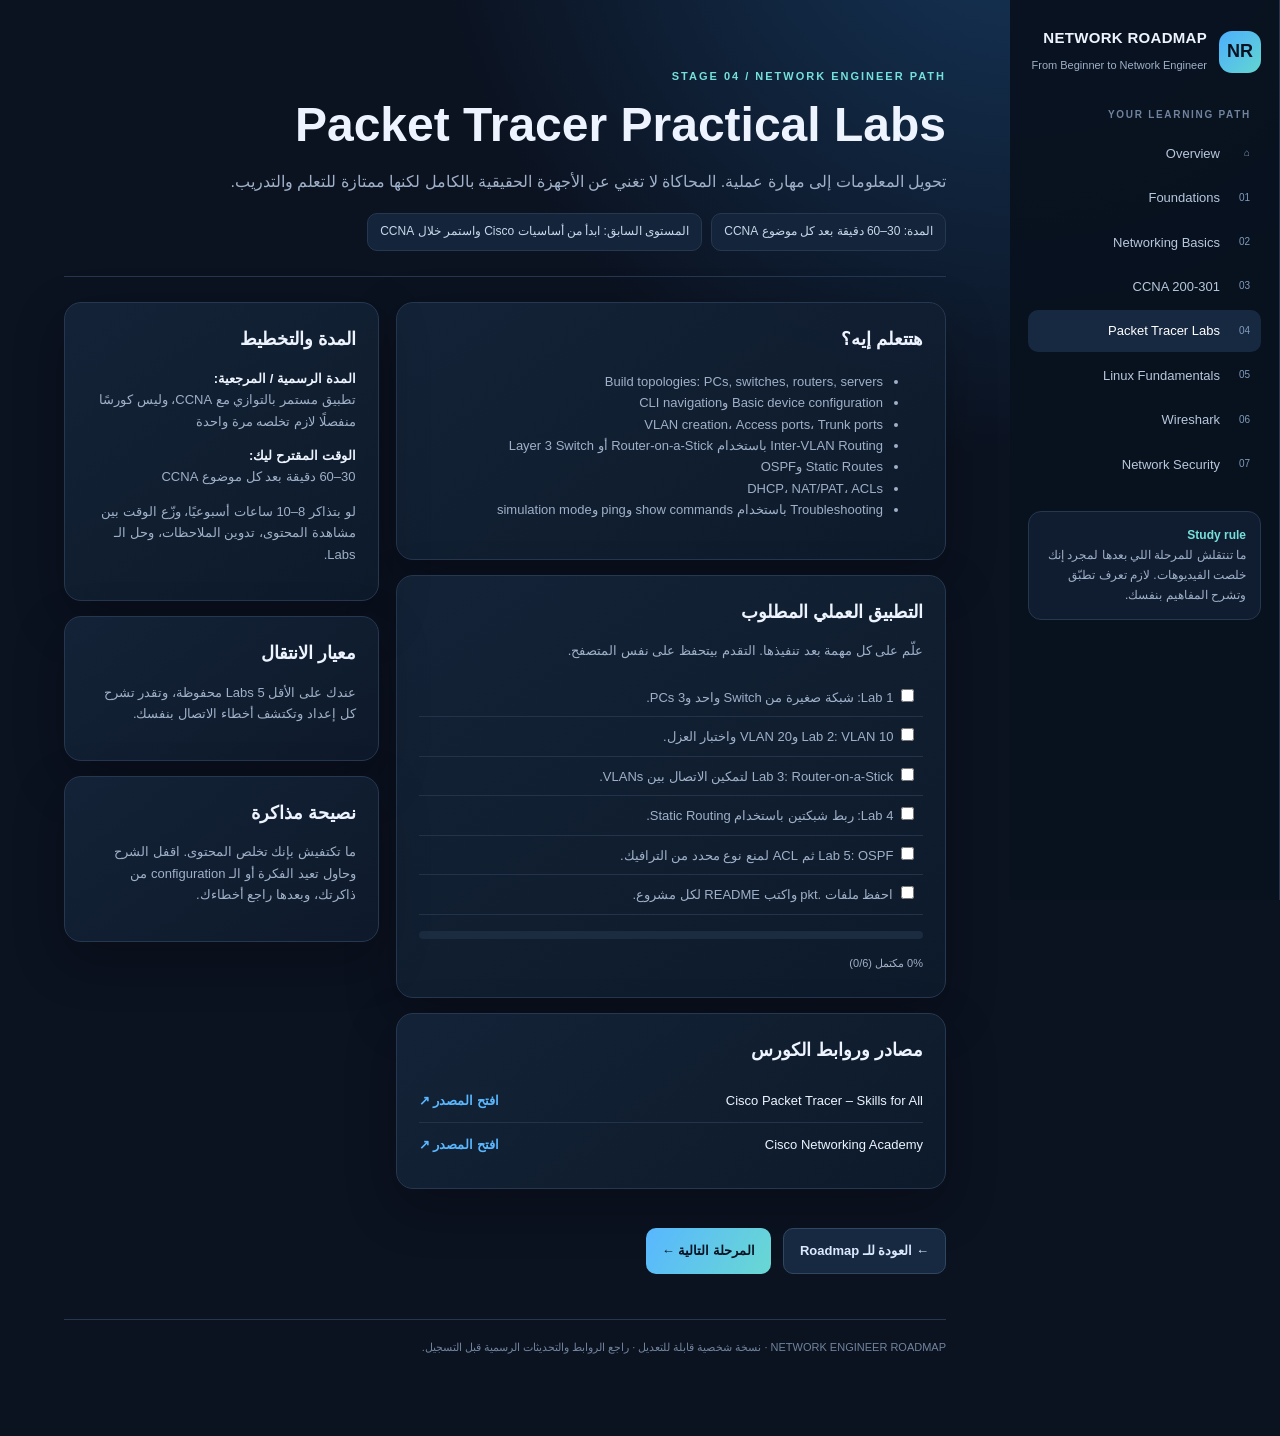
<file: packet-tracer.html>
<!doctype html><html lang="ar" dir="rtl"><head><meta charset="utf-8"><meta name="viewport" content="width=device-width,initial-scale=1"><meta name="description" content="Network Engineer learning roadmap"><title>Network Engineer Roadmap</title><link rel="stylesheet" href="css/style.css"></head><body><div class="shell"><aside class="sidebar">
<div class="brand"><div class="brand-mark">NR</div><div><strong>NETWORK ROADMAP</strong><small>From Beginner to Network Engineer</small></div></div>
<div class="nav-label">YOUR LEARNING PATH</div><nav class="nav">
<a href="index.html"><span class="num">⌂</span> Overview</a>
<a href="foundation.html"><span class="num">01</span> Foundations</a>
<a href="networking-basics.html"><span class="num">02</span> Networking Basics</a>
<a href="ccna.html"><span class="num">03</span> CCNA 200-301</a>
<a href="packet-tracer.html"><span class="num">04</span> Packet Tracer Labs</a>
<a href="linux.html"><span class="num">05</span> Linux Fundamentals</a>
<a href="wireshark.html"><span class="num">06</span> Wireshark</a>
<a href="security.html"><span class="num">07</span> Network Security</a>
</nav>
<div class="side-note"><b>Study rule</b><br>ما تنتقلش للمرحلة اللي بعدها لمجرد إنك خلصت الفيديوهات. لازم تعرف تطبّق وتشرح المفاهيم بنفسك.</div>
</aside><main>
<div class="course-head"><div class="eyebrow">STAGE 04 / NETWORK ENGINEER PATH</div><h1>Packet Tracer Practical Labs</h1><p>تحويل المعلومات إلى مهارة عملية. المحاكاة لا تغني عن الأجهزة الحقيقية بالكامل لكنها ممتازة للتعلم والتدريب.</p><div class="course-meta"><span class="pill">المدة: 30–60 دقيقة بعد كل موضوع CCNA</span><span class="pill">المستوى السابق: ابدأ من أساسيات Cisco واستمر خلال CCNA</span></div></div>

<div class="content-grid"><div>
<section class="panel"><h2>هتتعلم إيه؟</h2><ul><li>Build topologies: PCs, switches, routers, servers</li><li>Basic device configuration وCLI navigation</li><li>VLAN creation، Access ports، Trunk ports</li><li>Inter-VLAN Routing باستخدام Router-on-a-Stick أو Layer 3 Switch</li><li>Static Routes وOSPF</li><li>DHCP، NAT/PAT، ACLs</li><li>Troubleshooting باستخدام show commands وping وsimulation mode</li></ul></section>
<section class="panel"><h2>التطبيق العملي المطلوب</h2><p>علّم على كل مهمة بعد تنفيذها. التقدم بيتحفظ على نفس المتصفح.</p><ul class="checklist"><li><label><input type='checkbox' class='task-check'> Lab 1: شبكة صغيرة من Switch واحد و3 PCs.</label></li><li><label><input type='checkbox' class='task-check'> Lab 2: VLAN 10 وVLAN 20 واختبار العزل.</label></li><li><label><input type='checkbox' class='task-check'> Lab 3: Router-on-a-Stick لتمكين الاتصال بين VLANs.</label></li><li><label><input type='checkbox' class='task-check'> Lab 4: ربط شبكتين باستخدام Static Routing.</label></li><li><label><input type='checkbox' class='task-check'> Lab 5: OSPF ثم ACL لمنع نوع محدد من الترافيك.</label></li><li><label><input type='checkbox' class='task-check'> احفظ ملفات .pkt واكتب README لكل مشروع.</label></li></ul><div class="progress-wrap"><div class="progress-bar"></div></div><small class="progress-label" style="color:#9fb0c8;font-size:11px">0% مكتمل</small></section>
<section class="panel"><h2>مصادر وروابط الكورس</h2><div class='resource'><span>Cisco Packet Tracer – Skills for All</span><a href='https://skillsforall.com/resources/lab-downloads' target='_blank' rel='noopener'>افتح المصدر ↗</a></div><div class='resource'><span>Cisco Networking Academy</span><a href='https://www.netacad.com/' target='_blank' rel='noopener'>افتح المصدر ↗</a></div></section>
</div><div>
<section class="panel"><h2>المدة والتخطيط</h2><p><b style="color:#edf4ff">المدة الرسمية / المرجعية:</b><br>تطبيق مستمر بالتوازي مع CCNA، وليس كورسًا منفصلًا لازم تخلصه مرة واحدة</p><p><b style="color:#edf4ff">الوقت المقترح ليك:</b><br>30–60 دقيقة بعد كل موضوع CCNA</p><p>لو بتذاكر 8–10 ساعات أسبوعيًا، وزّع الوقت بين مشاهدة المحتوى، تدوين الملاحظات، وحل الـ Labs.</p></section>
<section class="panel"><h2>معيار الانتقال</h2><p>عندك على الأقل 5 Labs محفوظة، وتقدر تشرح كل إعداد وتكتشف أخطاء الاتصال بنفسك.</p></section>
<section class="panel"><h2>نصيحة مذاكرة</h2><p>ما تكتفيش بإنك تخلص المحتوى. اقفل الشرح وحاول تعيد الفكرة أو الـ configuration من ذاكرتك، وبعدها راجع أخطاءك.</p></section>
</div></div>
<div class="actions"><a class="btn secondary" href="index.html">← العودة للـ Roadmap</a><a class="btn" href="linux.html">المرحلة التالية ←</a></div>
<div class="footer">NETWORK ENGINEER ROADMAP · نسخة شخصية قابلة للتعديل · راجع الروابط والتحديثات الرسمية قبل التسجيل.</div></main></div><script src="js/app.js"></script></body></html>
</file>
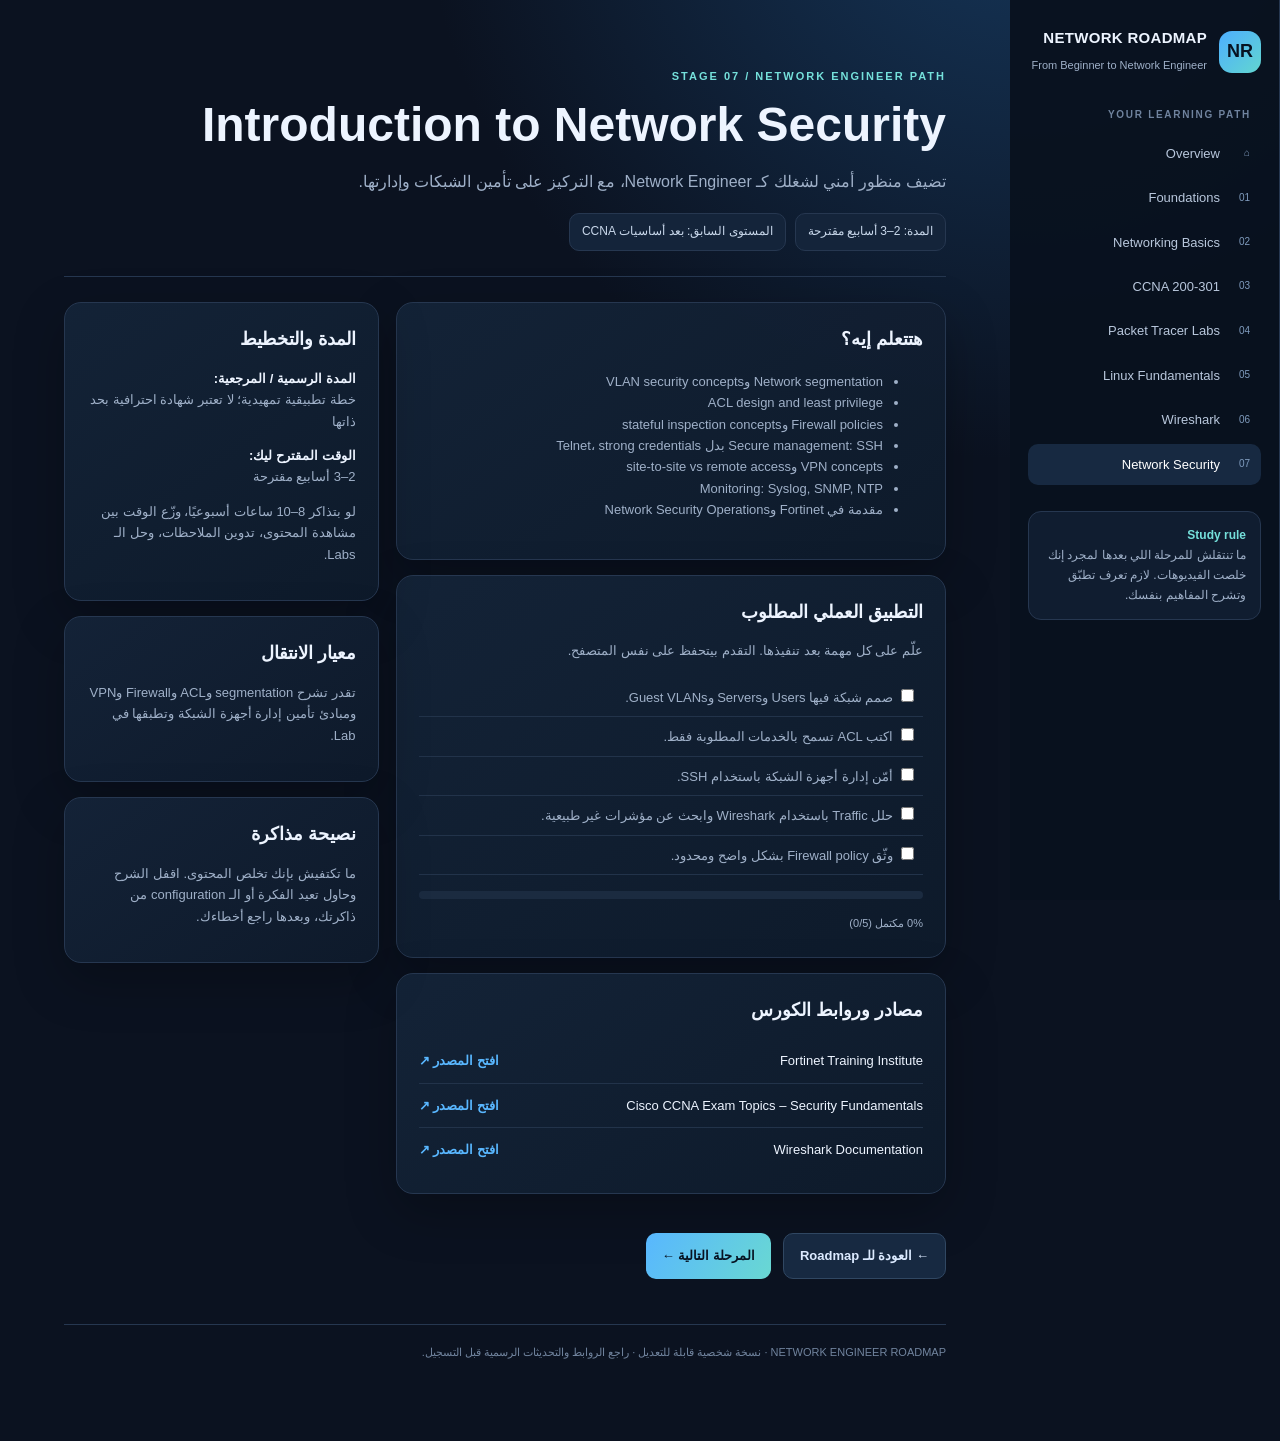
<file: security.html>
<!doctype html><html lang="ar" dir="rtl"><head><meta charset="utf-8"><meta name="viewport" content="width=device-width,initial-scale=1"><meta name="description" content="Network Engineer learning roadmap"><title>Network Engineer Roadmap</title><link rel="stylesheet" href="css/style.css"></head><body><div class="shell"><aside class="sidebar">
<div class="brand"><div class="brand-mark">NR</div><div><strong>NETWORK ROADMAP</strong><small>From Beginner to Network Engineer</small></div></div>
<div class="nav-label">YOUR LEARNING PATH</div><nav class="nav">
<a href="index.html"><span class="num">⌂</span> Overview</a>
<a href="foundation.html"><span class="num">01</span> Foundations</a>
<a href="networking-basics.html"><span class="num">02</span> Networking Basics</a>
<a href="ccna.html"><span class="num">03</span> CCNA 200-301</a>
<a href="packet-tracer.html"><span class="num">04</span> Packet Tracer Labs</a>
<a href="linux.html"><span class="num">05</span> Linux Fundamentals</a>
<a href="wireshark.html"><span class="num">06</span> Wireshark</a>
<a href="security.html"><span class="num">07</span> Network Security</a>
</nav>
<div class="side-note"><b>Study rule</b><br>ما تنتقلش للمرحلة اللي بعدها لمجرد إنك خلصت الفيديوهات. لازم تعرف تطبّق وتشرح المفاهيم بنفسك.</div>
</aside><main>
<div class="course-head"><div class="eyebrow">STAGE 07 / NETWORK ENGINEER PATH</div><h1>Introduction to Network Security</h1><p>تضيف منظور أمني لشغلك كـ Network Engineer، مع التركيز على تأمين الشبكات وإدارتها.</p><div class="course-meta"><span class="pill">المدة: 2–3 أسابيع مقترحة</span><span class="pill">المستوى السابق: بعد أساسيات CCNA</span></div></div>

<div class="content-grid"><div>
<section class="panel"><h2>هتتعلم إيه؟</h2><ul><li>Network segmentation وVLAN security concepts</li><li>ACL design and least privilege</li><li>Firewall policies وstateful inspection concepts</li><li>Secure management: SSH بدل Telnet، strong credentials</li><li>VPN concepts وsite-to-site vs remote access</li><li>Monitoring: Syslog, SNMP, NTP</li><li>مقدمة في Fortinet وNetwork Security Operations</li></ul></section>
<section class="panel"><h2>التطبيق العملي المطلوب</h2><p>علّم على كل مهمة بعد تنفيذها. التقدم بيتحفظ على نفس المتصفح.</p><ul class="checklist"><li><label><input type='checkbox' class='task-check'> صمم شبكة فيها Users وServers وGuest VLANs.</label></li><li><label><input type='checkbox' class='task-check'> اكتب ACL تسمح بالخدمات المطلوبة فقط.</label></li><li><label><input type='checkbox' class='task-check'> أمّن إدارة أجهزة الشبكة باستخدام SSH.</label></li><li><label><input type='checkbox' class='task-check'> حلل Traffic باستخدام Wireshark وابحث عن مؤشرات غير طبيعية.</label></li><li><label><input type='checkbox' class='task-check'> وثّق Firewall policy بشكل واضح ومحدود.</label></li></ul><div class="progress-wrap"><div class="progress-bar"></div></div><small class="progress-label" style="color:#9fb0c8;font-size:11px">0% مكتمل</small></section>
<section class="panel"><h2>مصادر وروابط الكورس</h2><div class='resource'><span>Fortinet Training Institute</span><a href='https://training.fortinet.com/' target='_blank' rel='noopener'>افتح المصدر ↗</a></div><div class='resource'><span>Cisco CCNA Exam Topics – Security Fundamentals</span><a href='https://learningnetwork.cisco.com/s/ccna-exam-topics' target='_blank' rel='noopener'>افتح المصدر ↗</a></div><div class='resource'><span>Wireshark Documentation</span><a href='https://www.wireshark.org/docs/' target='_blank' rel='noopener'>افتح المصدر ↗</a></div></section>
</div><div>
<section class="panel"><h2>المدة والتخطيط</h2><p><b style="color:#edf4ff">المدة الرسمية / المرجعية:</b><br>خطة تطبيقية تمهيدية؛ لا تعتبر شهادة احترافية بحد ذاتها</p><p><b style="color:#edf4ff">الوقت المقترح ليك:</b><br>2–3 أسابيع مقترحة</p><p>لو بتذاكر 8–10 ساعات أسبوعيًا، وزّع الوقت بين مشاهدة المحتوى، تدوين الملاحظات، وحل الـ Labs.</p></section>
<section class="panel"><h2>معيار الانتقال</h2><p>تقدر تشرح segmentation وACL وFirewall وVPN ومبادئ تأمين إدارة أجهزة الشبكة وتطبقها في Lab.</p></section>
<section class="panel"><h2>نصيحة مذاكرة</h2><p>ما تكتفيش بإنك تخلص المحتوى. اقفل الشرح وحاول تعيد الفكرة أو الـ configuration من ذاكرتك، وبعدها راجع أخطاءك.</p></section>
</div></div>
<div class="actions"><a class="btn secondary" href="index.html">← العودة للـ Roadmap</a><a class="btn" href="index.html">المرحلة التالية ←</a></div>
<div class="footer">NETWORK ENGINEER ROADMAP · نسخة شخصية قابلة للتعديل · راجع الروابط والتحديثات الرسمية قبل التسجيل.</div></main></div><script src="js/app.js"></script></body></html>
</file>
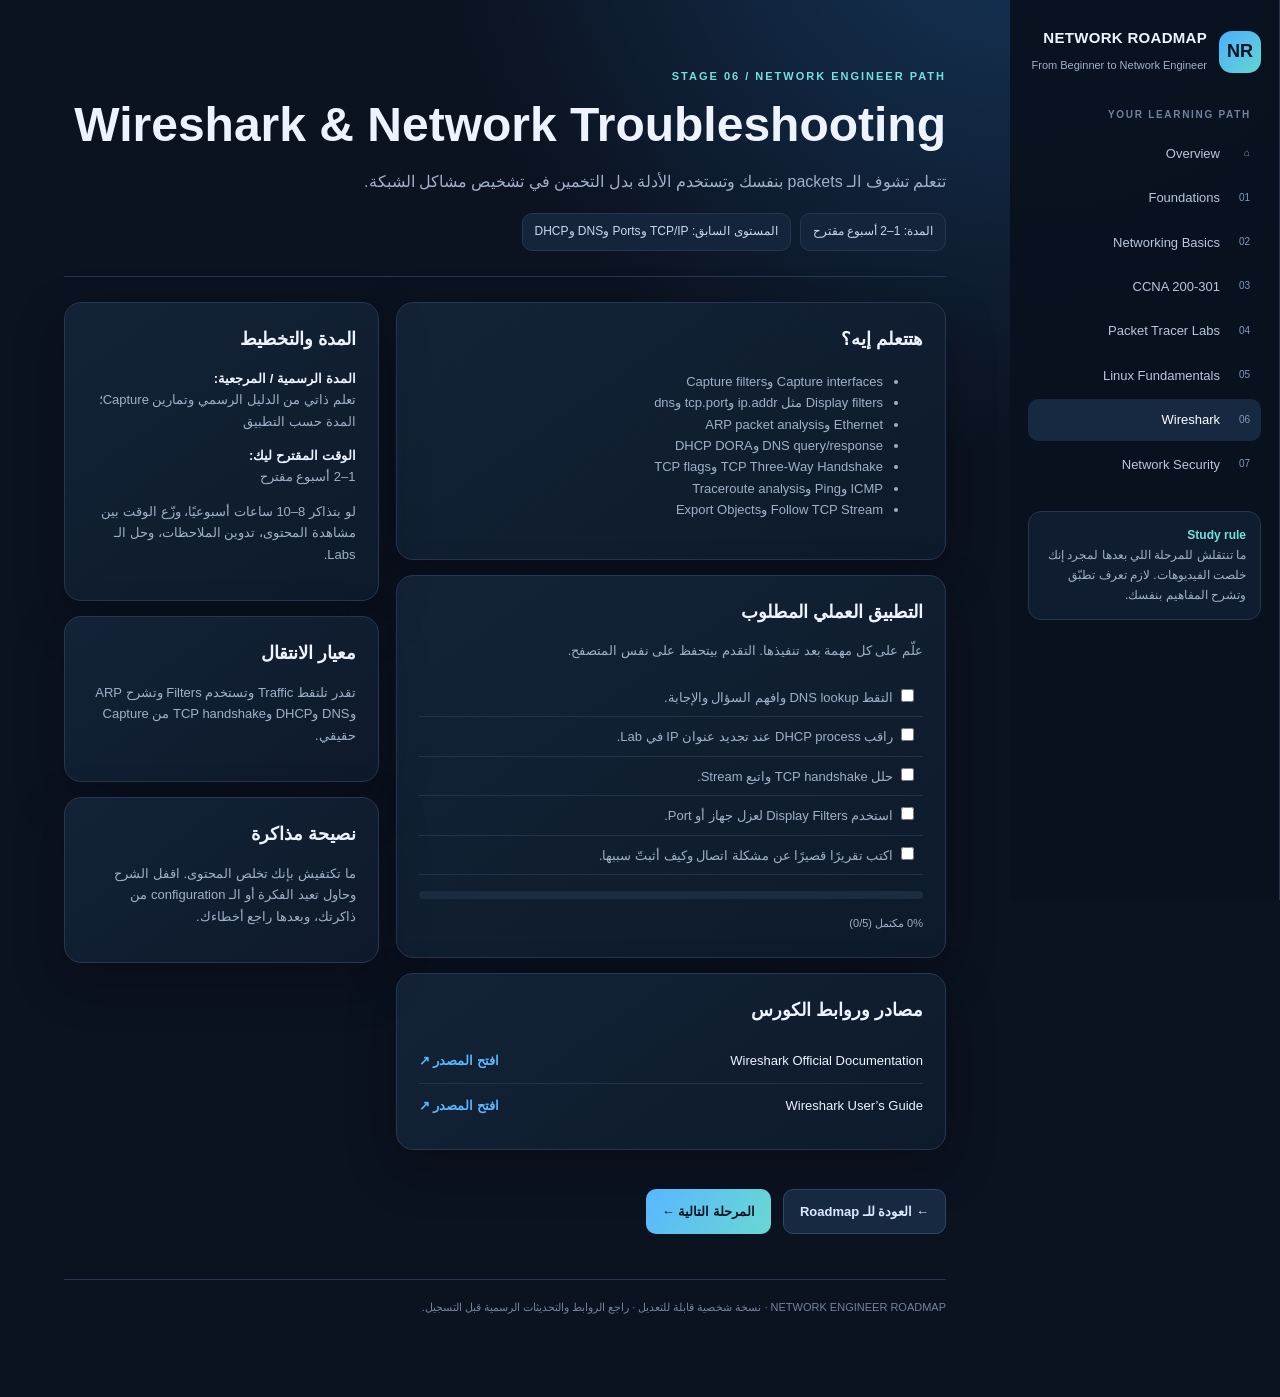
<file: wireshark.html>
<!doctype html><html lang="ar" dir="rtl"><head><meta charset="utf-8"><meta name="viewport" content="width=device-width,initial-scale=1"><meta name="description" content="Network Engineer learning roadmap"><title>Network Engineer Roadmap</title><link rel="stylesheet" href="css/style.css"></head><body><div class="shell"><aside class="sidebar">
<div class="brand"><div class="brand-mark">NR</div><div><strong>NETWORK ROADMAP</strong><small>From Beginner to Network Engineer</small></div></div>
<div class="nav-label">YOUR LEARNING PATH</div><nav class="nav">
<a href="index.html"><span class="num">⌂</span> Overview</a>
<a href="foundation.html"><span class="num">01</span> Foundations</a>
<a href="networking-basics.html"><span class="num">02</span> Networking Basics</a>
<a href="ccna.html"><span class="num">03</span> CCNA 200-301</a>
<a href="packet-tracer.html"><span class="num">04</span> Packet Tracer Labs</a>
<a href="linux.html"><span class="num">05</span> Linux Fundamentals</a>
<a href="wireshark.html"><span class="num">06</span> Wireshark</a>
<a href="security.html"><span class="num">07</span> Network Security</a>
</nav>
<div class="side-note"><b>Study rule</b><br>ما تنتقلش للمرحلة اللي بعدها لمجرد إنك خلصت الفيديوهات. لازم تعرف تطبّق وتشرح المفاهيم بنفسك.</div>
</aside><main>
<div class="course-head"><div class="eyebrow">STAGE 06 / NETWORK ENGINEER PATH</div><h1>Wireshark & Network Troubleshooting</h1><p>تتعلم تشوف الـ packets بنفسك وتستخدم الأدلة بدل التخمين في تشخيص مشاكل الشبكة.</p><div class="course-meta"><span class="pill">المدة: 1–2 أسبوع مقترح</span><span class="pill">المستوى السابق: TCP/IP وPorts وDNS وDHCP</span></div></div>

<div class="content-grid"><div>
<section class="panel"><h2>هتتعلم إيه؟</h2><ul><li>Capture interfaces وCapture filters</li><li>Display filters مثل ip.addr وtcp.port وdns</li><li>Ethernet وARP packet analysis</li><li>DNS query/response وDHCP DORA</li><li>TCP Three-Way Handshake وTCP flags</li><li>ICMP وPing وTraceroute analysis</li><li>Follow TCP Stream وExport Objects</li></ul></section>
<section class="panel"><h2>التطبيق العملي المطلوب</h2><p>علّم على كل مهمة بعد تنفيذها. التقدم بيتحفظ على نفس المتصفح.</p><ul class="checklist"><li><label><input type='checkbox' class='task-check'> التقط DNS lookup وافهم السؤال والإجابة.</label></li><li><label><input type='checkbox' class='task-check'> راقب DHCP process عند تجديد عنوان IP في Lab.</label></li><li><label><input type='checkbox' class='task-check'> حلل TCP handshake واتبع Stream.</label></li><li><label><input type='checkbox' class='task-check'> استخدم Display Filters لعزل جهاز أو Port.</label></li><li><label><input type='checkbox' class='task-check'> اكتب تقريرًا قصيرًا عن مشكلة اتصال وكيف أثبتّ سببها.</label></li></ul><div class="progress-wrap"><div class="progress-bar"></div></div><small class="progress-label" style="color:#9fb0c8;font-size:11px">0% مكتمل</small></section>
<section class="panel"><h2>مصادر وروابط الكورس</h2><div class='resource'><span>Wireshark Official Documentation</span><a href='https://www.wireshark.org/docs/' target='_blank' rel='noopener'>افتح المصدر ↗</a></div><div class='resource'><span>Wireshark User’s Guide</span><a href='https://www.wireshark.org/docs/wsug_html_chunked/' target='_blank' rel='noopener'>افتح المصدر ↗</a></div></section>
</div><div>
<section class="panel"><h2>المدة والتخطيط</h2><p><b style="color:#edf4ff">المدة الرسمية / المرجعية:</b><br>تعلم ذاتي من الدليل الرسمي وتمارين Capture؛ المدة حسب التطبيق</p><p><b style="color:#edf4ff">الوقت المقترح ليك:</b><br>1–2 أسبوع مقترح</p><p>لو بتذاكر 8–10 ساعات أسبوعيًا، وزّع الوقت بين مشاهدة المحتوى، تدوين الملاحظات، وحل الـ Labs.</p></section>
<section class="panel"><h2>معيار الانتقال</h2><p>تقدر تلتقط Traffic وتستخدم Filters وتشرح ARP وDNS وDHCP وTCP handshake من Capture حقيقي.</p></section>
<section class="panel"><h2>نصيحة مذاكرة</h2><p>ما تكتفيش بإنك تخلص المحتوى. اقفل الشرح وحاول تعيد الفكرة أو الـ configuration من ذاكرتك، وبعدها راجع أخطاءك.</p></section>
</div></div>
<div class="actions"><a class="btn secondary" href="index.html">← العودة للـ Roadmap</a><a class="btn" href="security.html">المرحلة التالية ←</a></div>
<div class="footer">NETWORK ENGINEER ROADMAP · نسخة شخصية قابلة للتعديل · راجع الروابط والتحديثات الرسمية قبل التسجيل.</div></main></div><script src="js/app.js"></script></body></html>
</file>
<file: css/style.css>
:root{--bg:#0b1220;--panel:#111c2e;--panel2:#16243a;--line:#263750;--text:#edf4ff;--muted:#9fb0c8;--blue:#59b7ff;--cyan:#75e0db;--green:#72d6a1;--orange:#ffbf69;--shadow:0 18px 50px rgba(0,0,0,.25)}
*{box-sizing:border-box}html{scroll-behavior:smooth}body{margin:0;background:radial-gradient(circle at 80% -10%,#16375b 0,transparent 32%),var(--bg);color:var(--text);font-family:Inter,Segoe UI,Tahoma,Arial,sans-serif;line-height:1.65}
a{color:var(--blue);text-decoration:none}a:hover{text-decoration:underline}.shell{display:grid;grid-template-columns:270px minmax(0,1fr);min-height:100vh}
.sidebar{background:rgba(9,17,30,.94);border-right:1px solid var(--line);padding:26px 18px;position:sticky;top:0;height:100vh;overflow:auto}
.brand{display:flex;gap:12px;align-items:center;margin:0 0 30px}.brand-mark{width:42px;height:42px;border-radius:13px;background:linear-gradient(135deg,#4daeff,#62d6d0);display:grid;place-items:center;color:#071322;font-weight:900;font-size:18px}.brand strong{display:block;font-size:15px;letter-spacing:.3px}.brand small{color:var(--muted);font-size:11px}
.nav-label{font-size:10px;letter-spacing:1.7px;color:#70839e;font-weight:800;margin:24px 10px 9px}.nav a{display:flex;align-items:center;gap:10px;color:#b8c7dc;padding:10px 11px;border-radius:10px;font-size:13px;margin:3px 0}.nav a:hover,.nav a.active{background:#172941;color:white;text-decoration:none}.nav .num{font-size:10px;color:#7f9bbd;width:20px}
.side-note{margin-top:26px;padding:14px;border:1px solid var(--line);border-radius:13px;background:#101d30;color:var(--muted);font-size:12px}.side-note b{color:var(--cyan)}
main{max-width:1160px;width:100%;padding:42px clamp(20px,5vw,68px) 80px;margin:0 auto}.eyebrow{color:var(--cyan);font-size:11px;letter-spacing:2px;text-transform:uppercase;font-weight:800}.hero{padding:25px 0 35px}.hero h1{font-size:clamp(34px,5vw,58px);line-height:1.12;letter-spacing:-1.8px;margin:13px 0 18px;max-width:850px}.hero p{color:var(--muted);font-size:16px;max-width:720px}.gradient{background:linear-gradient(90deg,#65c4ff,#80e4d4);-webkit-background-clip:text;background-clip:text;color:transparent}
.actions{display:flex;gap:12px;flex-wrap:wrap;margin-top:24px}.btn{display:inline-flex;align-items:center;justify-content:center;padding:11px 16px;border-radius:10px;background:linear-gradient(120deg,#58b7ff,#69d8d2);color:#071322;font-weight:800;font-size:13px}.btn.secondary{background:#172941;color:#dceaff;border:1px solid #304762}.stats{display:grid;grid-template-columns:repeat(3,1fr);gap:12px;margin:20px 0 34px}.stat,.card,.panel{background:linear-gradient(145deg,rgba(20,35,56,.96),rgba(14,26,43,.96));border:1px solid var(--line);border-radius:17px;box-shadow:var(--shadow)}.stat{padding:17px}.stat b{font-size:24px;display:block}.stat span{font-size:11px;color:var(--muted)}
.section-head{display:flex;align-items:end;justify-content:space-between;gap:20px;margin:40px 0 17px}.section-head h2{margin:0;font-size:23px}.section-head p{margin:0;color:var(--muted);font-size:12px}
.roadmap{display:grid;gap:13px}.phase{display:grid;grid-template-columns:56px 1fr;gap:15px;align-items:stretch}.phase-num{display:flex;justify-content:center;position:relative}.phase-num:after{content:"";position:absolute;top:55px;bottom:-17px;width:1px;background:#2d4864}.phase:last-child .phase-num:after{display:none}.phase-num span{width:42px;height:42px;border-radius:13px;background:#17314c;border:1px solid #355b7e;color:var(--cyan);display:grid;place-items:center;font-weight:900}
.phase-card{padding:20px 22px}.phase-top{display:flex;justify-content:space-between;gap:12px;flex-wrap:wrap}.phase-card h3{margin:0;font-size:18px}.phase-card p{color:var(--muted);font-size:13px;margin:7px 0 12px}.tag{display:inline-block;padding:4px 9px;border-radius:30px;background:#1b344e;color:#9dd7ff;font-size:10px;font-weight:800;margin:3px 4px 3px 0}.tag.green{background:#15372f;color:#83e0b5}.phase-link{font-size:12px;font-weight:800}
.grid{display:grid;grid-template-columns:repeat(2,minmax(0,1fr));gap:14px}.card{padding:20px}.card h3{margin:5px 0 8px;font-size:17px}.card p,.card li{color:var(--muted);font-size:13px}.card ul{padding-left:18px;margin:10px 0}.card .meta{color:var(--cyan);font-size:11px;font-weight:800;text-transform:uppercase;letter-spacing:1px}
.course-head{padding:25px 0 25px;border-bottom:1px solid var(--line);margin-bottom:25px}.course-head h1{font-size:clamp(31px,4vw,48px);line-height:1.16;margin:12px 0}.course-head p{max-width:760px;color:var(--muted)}
.course-meta{display:flex;gap:9px;flex-wrap:wrap;margin-top:18px}.pill{border:1px solid var(--line);background:#14243a;border-radius:10px;padding:8px 12px;color:#c9d8eb;font-size:12px}.content-grid{display:grid;grid-template-columns:minmax(0,1.4fr) minmax(240px,.8fr);gap:17px}.panel{padding:22px;margin-bottom:15px}.panel h2{font-size:18px;margin:0 0 13px}.panel h3{font-size:14px;margin:17px 0 7px}.panel p,.panel li{font-size:13px;color:var(--muted)}.panel ul{padding-left:18px}.checklist{list-style:none;padding:0!important}.checklist li{padding:8px 0;border-bottom:1px solid #22334a}.checklist input{accent-color:#69d6c9;margin-right:9px}.resource{display:flex;justify-content:space-between;gap:12px;align-items:center;padding:11px 0;border-bottom:1px solid #22334a;font-size:13px}.resource:last-child{border:0}.resource a{font-weight:800;white-space:nowrap}.notice{border-left:3px solid var(--orange);padding:11px 14px;background:#2b261d;border-radius:0 10px 10px 0;color:#e6d2ae;font-size:12px;margin:16px 0}
.progress-wrap{background:#1b2b40;height:8px;border-radius:30px;overflow:hidden;margin:10px 0}.progress-bar{height:100%;width:0;background:linear-gradient(90deg,#59b7ff,#75e0db);transition:width .25s}
.footer{border-top:1px solid var(--line);margin-top:45px;padding-top:18px;color:#71849e;font-size:11px}
.mobile-top{display:none}
@media(max-width:850px){.shell{display:block}.sidebar{position:relative;height:auto;padding:14px 18px;border-right:0;border-bottom:1px solid var(--line)}.brand{margin:0}.nav{display:flex;overflow:auto;gap:4px;margin-top:14px}.nav-label,.side-note{display:none}.nav a{white-space:nowrap;font-size:11px;padding:8px}.nav .num{display:none}main{padding:28px 18px 60px}.content-grid{grid-template-columns:1fr}.stats{grid-template-columns:repeat(3,1fr)}}
@media(max-width:560px){.grid{grid-template-columns:1fr}.stats{grid-template-columns:1fr}.phase{grid-template-columns:38px 1fr;gap:9px}.phase-num span{width:34px;height:34px}.phase-num:after{top:45px}.phase-card{padding:16px}.hero h1{font-size:36px}}
</file>
